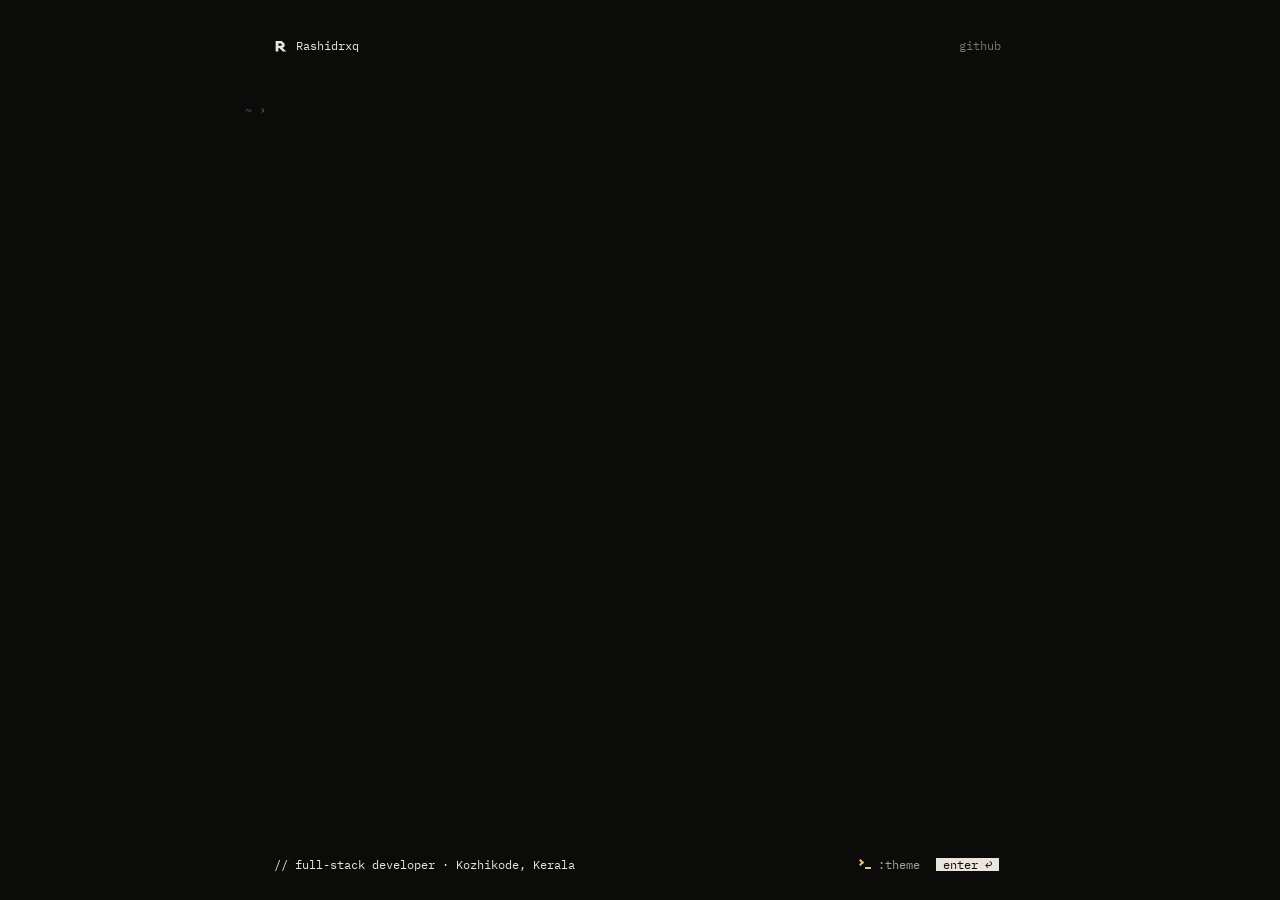
<file: index.html>
<!doctype html>
<html lang="en">
<head>
<meta charset="utf-8">
<meta name="viewport" content="width=device-width, initial-scale=1">
<title>Muhammed Rashid P P | Full-stack developer</title>
<meta name="description" content="Muhammed Rashid P P — full-stack developer · Kozhikode, Kerala">
<link rel="icon" href="/favicon.svg" type="image/svg+xml">
<link rel="stylesheet" href="/intros/shared/frame.css">
<link rel="stylesheet" href="glimpse.css">
</head>
<body>
<main class="stage">
  <header class="frame-top">
    <a class="brand" href="/"><svg viewBox="0 0 88 80" aria-hidden="true"><path d="M7 7H48L67 25V42L54 54L78 77H55L31 53H25V77H7ZM25 23V38H42L50 31L42 23Z"/></svg><span>Rashidrxq</span></a>
    <nav class="switch is-solo" aria-label="Elsewhere">
      <a href="https://github.com/Rashidrxq" rel="me">github</a>
    </nav>
  </header>

  <h1 class="sr-only">Rashidrxq — full-stack developer · Kozhikode, Kerala</h1>
  <canvas class="wall" aria-hidden="true"></canvas>
  <div class="glass kb-glass" aria-hidden="true"></div>
  <canvas class="machine" aria-hidden="true"></canvas>
  <canvas class="tile" aria-hidden="true"></canvas>
  <p class="status" aria-hidden="true"><span class="mode">NORMAL</span><span class="path"></span><span class="pos"></span></p>
  <p class="cmdline" aria-hidden="true"><span class="cmd"></span><span class="showcmd"></span></p>
  <p class="status pane-status" aria-hidden="true"><span class="mode">NORMAL</span><span class="path"></span><span class="pos"></span></p>
  <p class="cmdline pane-cmd" aria-hidden="true"><span class="cmd"></span><span class="showcmd"></span></p>

  <a class="enter" href="/site/" aria-label="Enter Rashid’s portfolio">enter ↩</a>
  <button class="theme-key" type="button" aria-label="Change theme"><span class="command-glyph" aria-hidden="true"></span>:theme</button>
  <p class="note" aria-hidden="true">// full-stack developer · Kozhikode, Kerala</p>
  <nav class="sources sr-only" aria-label="Code shown on this page"></nav>
</main>
<script type="module" src="glimpse.js"></script>
</body>
</html>
</file>
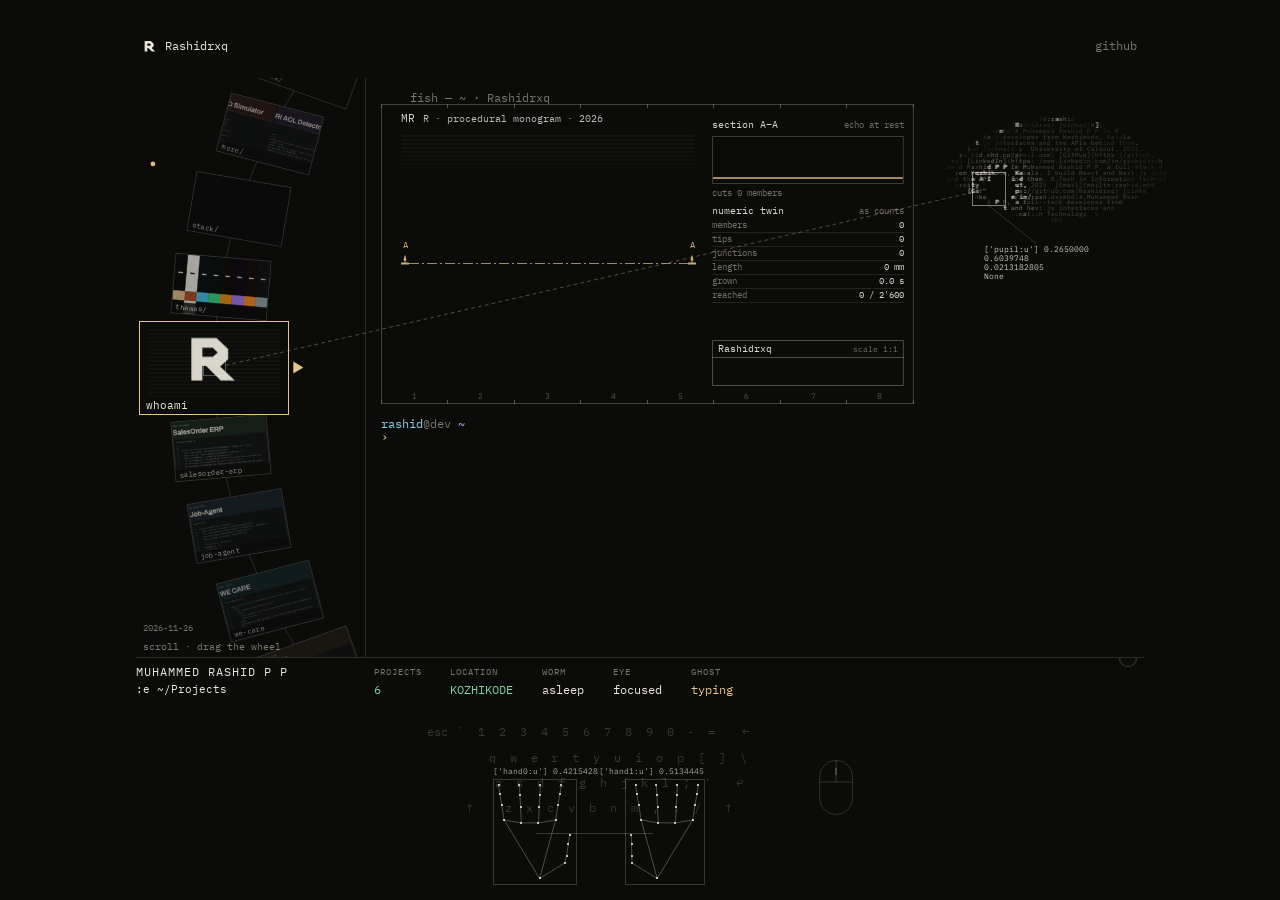
<file: site/index.html>
<!doctype html>
<html lang="en">
<head>
<meta charset="utf-8">
<meta name="viewport" content="width=device-width, initial-scale=1">
<title>Muhammed Rashid P P | Full-stack developer</title>
<meta name="description" content="Explore Muhammed Rashid P P’s projects, experience, and skills in an interactive editor.">
<link rel="icon" href="/favicon.svg" type="image/svg+xml">
<link rel="stylesheet" href="/intros/shared/frame.css">
<link rel="stylesheet" href="editor.css">
</head>
<body>
<main class="stage">
  <header class="frame-top">
    <a class="brand" href="/" data-tip="back to the intro"><svg viewBox="0 0 88 80" aria-hidden="true"><path d="M7 7H48L67 25V42L54 54L78 77H55L31 53H25V77H7ZM25 23V38H42L50 31L42 23Z"/></svg><span>Rashidrxq</span></a>
    <nav class="switch is-solo" aria-label="Elsewhere"><a href="https://github.com/Rashidrxq" rel="me">github</a></nav>
  </header>

  <h1 class="sr-only">Muhammed Rashid P P — projects, experience, and skills.</h1>

  <noscript><section style="padding:5rem 2rem"><h2>Muhammed Rashid P P</h2><p>Full-stack developer in Kozhikode, Kerala.</p><p><a href="https://github.com/Rashidrxq">View projects on GitHub</a> · <a href="mailto:rashid.mhd.pp@gmail.com">Email Rashid</a></p></section></noscript>
  <section class="editor" aria-label="Editor">
    <button class="tabline" type="button" aria-expanded="false" aria-controls="tree"><span class="tab-dir">~/Projects</span><span class="tab-file"></span><span class="tab-toggle" aria-hidden="true">↓</span></button>
    <nav class="wheel" id="tree" aria-label="Projects, themes and the log"></nav>
    <div class="pane">
      <p class="winbar"></p>
      <div class="buffer" tabindex="0" aria-live="polite"></div>
      <div class="eye-host" aria-hidden="true"></div>
    </div>
  </section>

  <div class="bar">
    <p class="bar-id" aria-hidden="true"><span class="bar-title">MUHAMMED RASHID P P</span><span class="bar-sub"><span class="cmd"></span><span class="hunt"></span><span class="keys"></span></span></p>
    <div class="bar-cols" aria-hidden="true"></div>
    <div class="bar-state" aria-hidden="true">
      <p class="col"><span class="label">WORM</span><span class="value" data-k="worm">lurking</span></p>
      <p class="col"><span class="label">EYE</span><span class="value" data-k="eye">closed</span></p>
      <p class="col"><span class="label">GHOST</span><span class="value" data-k="ghost">idle</span></p>
    </div>
    <button class="den" type="button" aria-label="worm" aria-pressed="false" data-tip="wake the worm"></button>
    <p class="bar-graph" aria-hidden="true"><span class="label span">VISITORS</span><span class="value end"></span><canvas></canvas></p>
  </div>
  <div class="desk" aria-hidden="true"></div>
</main>
<canvas class="overlay" aria-hidden="true"></canvas>
<script type="module" src="editor.js"></script>
</body>
</html>
</file>
<file: intros/shared/frame.css>
@font-face {
  font-family: "Archivo";
  src: url("/assets/fonts/archivo.ttf") format("truetype");
  font-weight: 100 900;
  font-stretch: 62% 125%;
  font-display: swap;
}

@font-face {
  font-family: "Instrument Serif";
  src: url("/assets/fonts/InstrumentSerif-Regular.ttf") format("truetype");
  font-style: normal;
  font-weight: 400;
  font-display: swap;
}

@font-face {
  font-family: "Instrument Serif";
  src: url("/intros/shared/InstrumentSerif-Italic.ttf") format("truetype");
  font-style: italic;
  font-weight: 400;
  font-display: swap;
}

@font-face {
  font-family: "Plex Mono";
  src: url("/assets/fonts/IBMPlexMono-Regular.ttf") format("truetype");
  font-weight: 400;
  font-display: swap;
}

*,
*::before,
*::after {
  box-sizing: border-box;
}

html,
body {
  margin: 0;
  height: 100%;
}

body {
  background: var(--bg);
  color: var(--ink);
  font-family: "Archivo", system-ui, sans-serif;
  -webkit-font-smoothing: antialiased;
}

a,
button {
  color: inherit;
}

button {
  font: inherit;
}

:focus-visible {
  outline: 2px solid var(--ink);
  outline-offset: 3px;
}

.stage {
  position: relative;
  height: 100svh;
  min-height: 560px;
  overflow: hidden;
}

.frame-top {
  position: absolute;
  top: 26px;
  left: 40px;
  right: 40px;
  z-index: 6;
  display: flex;
  align-items: center;
  justify-content: space-between;
  gap: 16px;
  pointer-events: none;
}

.frame-top > * {
  pointer-events: auto;
}

.brand {
  display: inline-flex;
  align-items: center;
  gap: 12px;
  min-height: 44px;
  color: var(--chrome);
  font-weight: 500;
  font-size: 11px;
  letter-spacing: 0.3em;
  text-decoration: none;
}

.brand svg {
  width: 18px;
  height: auto;
  fill: currentColor;
}

.switch {
  display: flex;
  gap: 2px;
}

.switch a {
  display: inline-flex;
  align-items: center;
  justify-content: center;
  min-width: 44px;
  min-height: 44px;
  color: var(--dim);
  font: 400 11px/1 "Plex Mono", monospace;
  letter-spacing: 0.14em;
  text-decoration: none;
}

.switch a:hover {
  color: var(--ink);
}

.switch a[aria-current="page"] {
  color: var(--ink);
  text-decoration: underline;
  text-underline-offset: 7px;
}

.enter {
  position: absolute;
  right: 40px;
  bottom: 26px;
  z-index: 6;
  display: inline-flex;
  align-items: center;
  gap: 10px;
  min-height: 44px;
  text-transform: uppercase;
  color: var(--chrome);
  font-weight: 500;
  font-size: 11px;
  letter-spacing: 0.3em;
  text-decoration: none;
}

.serif {
  font-family: "Instrument Serif", serif;
  font-weight: 400;
}

.serif i {
  font-style: italic;
}

.mono {
  font-family: "Plex Mono", monospace;
  font-size: 10.5px;
  letter-spacing: 0.16em;
  text-transform: uppercase;
}

.quiet-button {
  min-height: 44px;
  padding: 0;
  border: 0;
  background: none;
  color: var(--dim);
  cursor: pointer;
}

.quiet-button:hover {
  color: var(--ink);
}

.is-hidden {
  visibility: hidden;
}

.sr-only {
  position: absolute;
  width: 1px;
  height: 1px;
  overflow: hidden;
  clip-path: inset(50%);
  white-space: nowrap;
}

.poster {
  position: absolute;
  inset: 0;
  z-index: 4;
  width: 100%;
  height: 100%;
  object-fit: cover;
}

@media (max-width: 640px) {
  .frame-top {
    top: 12px;
    left: 16px;
    right: 12px;
  }

  .brand span {
    display: none;
  }

  .enter {
    right: 16px;
    bottom: 12px;
  }
}
</file>
<file: glimpse.css>
body {
  --bg: #050505;
  --ink: #ebe6db;
  --dim: #6d6b66;
  --chrome: #a9a49a;
  --cell-w: 7.2px;
  --cell-h: 13px;
}

.wall {
  position: absolute;
  inset: 0;
  z-index: 1;
  width: 100%;
  height: 100%;
  touch-action: pinch-zoom;
}

.tile {
  position: absolute;
  inset: 0;
  z-index: 2;
  display: none;
  width: 100%;
  height: 100%;
  pointer-events: none;
}

.machine {
  position: absolute;
  z-index: 2;
  display: none;
  pointer-events: none;
}

.status {
  position: absolute;
  z-index: 3;
  display: flex;
  margin: 0;
  background: var(--line, var(--bg));
  color: var(--chrome);
  font: 400 12px/13px "Plex Mono", ui-monospace, monospace;
  letter-spacing: 0;
  white-space: nowrap;
  overflow: hidden;
  pointer-events: none;
  opacity: 0;
  transition: opacity 320ms cubic-bezier(0.23, 1, 0.32, 1);
}

.status.is-on {
  opacity: 1;
}

.status .mode {
  padding: 0 var(--cell-w);
  background: var(--accent, var(--ink));
  color: var(--bg);
}

.status .path {
  flex: 1;
  min-width: 0;
  padding: 0 var(--cell-w);
  overflow: hidden;
  text-overflow: ellipsis;
}

.status .pos {
  padding: 0 var(--cell-w);
}

.status.is-insert .mode {
  background: var(--insert, var(--accent, var(--ink)));
}

.cmdline {
  position: absolute;
  z-index: 3;
  display: flex;
  height: var(--cell-h);
  margin: 0;
  color: var(--ink);
  font: 400 12px/13px "Plex Mono", ui-monospace, monospace;
  letter-spacing: 0;
  white-space: pre;
  overflow: hidden;
  pointer-events: none;
  opacity: 0;
  transition: opacity 320ms cubic-bezier(0.23, 1, 0.32, 1);
}

.cmdline.is-on {
  opacity: 1;
}

.cmdline .cmd {
  flex: 1;
  min-width: 0;
  overflow: hidden;
}

.cmdline.is-typing .cmd::after {
  content: "";
  display: inline-block;
  width: var(--cell-w);
  height: var(--cell-h);
  vertical-align: top;
  background: var(--accent, var(--ink));
}

.cmdline .showcmd {
  flex: none;
  width: calc(11 * var(--cell-w));
  color: var(--chrome);
}

.glass {
  position: absolute;
  z-index: 2;
  display: none;
  pointer-events: none;
  background: color-mix(in srgb, var(--bg) 35%, transparent);
  -webkit-backdrop-filter: blur(6px);
  backdrop-filter: blur(6px);
}

.kb-glass {
  --feather: 14px;
  opacity: 0;
  transition: opacity 320ms cubic-bezier(0.23, 1, 0.32, 1);
  -webkit-mask-image: linear-gradient(to right, transparent, #000 var(--feather), #000 calc(100% - var(--feather)), transparent), linear-gradient(to bottom, transparent, #000 var(--feather), #000 calc(100% - var(--feather)), transparent);
  -webkit-mask-composite: source-in;
  mask-image: linear-gradient(to right, transparent, #000 var(--feather), #000 calc(100% - var(--feather)), transparent), linear-gradient(to bottom, transparent, #000 var(--feather), #000 calc(100% - var(--feather)), transparent);
  mask-composite: intersect;
}

.kb-glass.is-on {
  opacity: 1;
}

.frame-top {
  top: 0;
  left: 0;
  right: 0;
}

.brand {
  position: absolute;
  left: calc(5 * var(--cell-w));
  top: calc(3 * var(--cell-h));
  gap: var(--cell-w);
  min-height: 0;
  color: var(--ink);
  font: 400 12px/13px "Plex Mono", ui-monospace, monospace;
  letter-spacing: 0;
}

.brand svg {
  width: calc(2 * var(--cell-w));
  height: 12px;
}

.brand::after,
.enter::after {
  content: "";
  position: absolute;
  inset: -16px -8px;
}

.switch {
  position: absolute;
  top: 26px;
  right: 40px;
}

.switch.is-solo {
  top: calc(3 * var(--cell-h));
}

.switch.is-solo a {
  position: relative;
  min-width: 0;
  min-height: 0;
  font: 400 12px/13px "Plex Mono", ui-monospace, monospace;
  letter-spacing: 0;
}

.switch.is-solo a::after {
  content: "";
  position: absolute;
  inset: -16px -8px;
}

.enter {
  position: absolute;
  right: auto;
  bottom: auto;
  z-index: 6;
  display: block;
  min-height: 0;
  padding: 0 var(--cell-w);
  background: var(--ink);
  color: var(--bg);
  font: 400 12px/13px "Plex Mono", ui-monospace, monospace;
  letter-spacing: 0;
  text-transform: none;
  white-space: nowrap;
}

.enter:hover {
  filter: brightness(1.18);
}

.theme-key {
  position: absolute;
  z-index: 6;
  display: inline-flex;
  align-items: center;
  gap: var(--cell-w);
  margin: 0;
  border: 0;
  padding: 0;
  background: none;
  color: var(--chrome);
  font: 400 12px/13px "Plex Mono", ui-monospace, monospace;
  letter-spacing: 0;
  white-space: nowrap;
  cursor: pointer;
}

.theme-key:hover {
  color: var(--ink);
}

.command-glyph {
  position: relative;
  display: inline-block;
  width: 14px;
  height: 10px;
  flex: none;
  color: var(--accent, var(--ink));
}

.command-glyph::before {
  position: absolute;
  top: 1px;
  left: 1px;
  width: 5px;
  height: 5px;
  border-right: 2px solid currentColor;
  border-bottom: 2px solid currentColor;
  content: "";
  transform: rotate(-45deg);
}

.command-glyph::after {
  position: absolute;
  right: 0;
  bottom: 0;
  width: 6px;
  height: 2px;
  background: currentColor;
  content: "";
}

.theme-key .command-glyph {
  margin-top: -1px;
}

.theme-key:focus-visible {
  outline: 2px solid var(--ink);
  outline-offset: 4px;
}

.enter:focus-visible {
  outline-offset: 4px;
}

.note {
  position: absolute;
  left: calc(5 * var(--cell-w));
  bottom: calc(2 * var(--cell-h));
  z-index: 6;
  margin: 0;
  color: var(--ink);
  font: 400 12px/13px "Plex Mono", ui-monospace, monospace;
  letter-spacing: 0;
  padding-right: var(--cell-w);
  background: var(--bg);
  white-space: nowrap;
  pointer-events: none;
}

.brand,
.switch,
.note,
.enter,
.theme-key {
  transition: opacity 320ms cubic-bezier(0.23, 1, 0.32, 1);
}

.is-leaving .brand,
.is-leaving .switch,
.is-leaving .note,
.is-leaving .enter,
.is-leaving .theme-key,
.is-leaving .glass,
.is-leaving .status,
.is-leaving .cmdline {
  opacity: 0;
}

@media (max-width: 640px) {
  .brand span {
    display: inline;
  }

  .switch {
    top: calc(5 * var(--cell-h));
    right: 8px;
  }
}


@media (max-width: 640px) {
  .brand span { display: inline; }
}
</file>
<file: site/editor.css>
body {
  font-family: "Plex Mono", ui-monospace, monospace;
  --bg: #0c0b0d;
  --ink: #d8d1cc;
  --dim: #7d8581;
  --chrome: #9d9894;
  --accent: #ff2fb3;
  --line: #1a191a;
  --kw: #bd5cff;
  --str: #f2f2ea;
  --fn: #6c70e0;
  --ty: #53b1ca;
  --num: #8f57ff;
  --cell-w: 7.2px;
  --cell-h: 13px;
  --margin: 64px;
  --wide: 1008px;
  --desk-h: 184px;
  --bar-h: 46px;
  --eye-w: 216px;
  transition: background-color 420ms cubic-bezier(0.23, 1, 0.32, 1), color 420ms cubic-bezier(0.23, 1, 0.32, 1);
}

.stage {
  display: grid;
  grid-template-columns: min(calc(100vw - 2 * var(--margin)), var(--wide));
  grid-template-rows: calc(6 * var(--cell-h)) minmax(0, 1fr) var(--bar-h) var(--desk-h) var(--cell-h);
  justify-content: center;
  font: 400 12px/13px "Plex Mono", ui-monospace, monospace;
}

.frame-top {
  position: relative;
  inset: auto;
  grid-row: 1;
  display: block;
}

.brand {
  position: absolute;
  left: var(--cell-w);
  top: calc(3 * var(--cell-h));
  gap: var(--cell-w);
  min-height: 0;
  color: var(--ink);
  font: 400 12px/13px "Plex Mono", ui-monospace, monospace;
  letter-spacing: 0;
}

.brand svg {
  width: calc(2 * var(--cell-w));
  height: 12px;
}

.brand::after,
.switch a::after {
  content: "";
  position: absolute;
  inset: -16px -8px;
}

.switch {
  position: absolute;
  right: var(--cell-w);
  top: calc(3 * var(--cell-h));
}

.switch a {
  position: relative;
  min-width: 0;
  min-height: 0;
  font: 400 12px/13px "Plex Mono", ui-monospace, monospace;
  letter-spacing: 0;
}

.editor {
  position: relative;
  grid-row: 2;
  display: grid;
  grid-template-columns: calc(32 * var(--cell-w)) minmax(0, 1fr);
  min-height: 0;
}

.tabline {
  display: none;
}

.wheel {
  position: relative;
  min-height: 0;
  border-right: 1px solid color-mix(in srgb, var(--dim) 30%, transparent);
  outline: none;
  touch-action: none;
  user-select: none;
  opacity: 0;
  transition: opacity 420ms cubic-bezier(0.23, 1, 0.32, 1);
}

.wheel.is-in {
  opacity: 1;
}

.wheel-ink {
  position: absolute;
  top: 0;
  left: -150px;
  pointer-events: none;
}

.wheel-list {
  position: absolute;
  inset: 0;
  margin: 0;
  padding: 0;
  list-style: none;
  clip-path: inset(0 0 0 -150px);
}

.wheel-item {
  position: absolute;
  left: 0;
  top: 0;
  width: 150px;
  height: 94px;
  padding: 0;
  overflow: hidden;
  border: 1px solid color-mix(in srgb, var(--dim) 50%, transparent);
  background: var(--line);
  cursor: pointer;
  transform-origin: 50% 50%;
}

.wheel.is-dragging .wheel-item {
  cursor: grabbing;
}

.wheel-item::after {
  content: "";
  position: absolute;
  inset: 0;
  background: var(--bg);
  opacity: var(--shade, 0);
  pointer-events: none;
}

.wheel-cap {
  position: absolute;
  right: 0;
  bottom: 0;
  left: 0;
  padding: 1px 6px 2px;
  overflow: hidden;
  background: color-mix(in srgb, var(--bg) 84%, transparent);
  color: var(--ink);
  font: 400 11px/14px "Plex Mono", ui-monospace, monospace;
  text-align: left;
  text-overflow: ellipsis;
  white-space: nowrap;
  pointer-events: none;
}

.wheel-item img {
  display: block;
  width: 100%;
  height: 100%;
  object-fit: cover;
  pointer-events: none;
  -webkit-user-drag: none;
}

.wheel-item[aria-selected="true"] {
  border-color: var(--accent);
}

.wheel-item:focus-visible {
  outline: none;
  box-shadow: inset 0 0 0 1px var(--accent);
}


.wheel-mark {
  position: absolute;
  left: 0;
  top: 0;
  border-top: 6px solid transparent;
  border-bottom: 6px solid transparent;
  border-left: 10px solid var(--accent);
  pointer-events: none;
}

.wheel-hint {
  position: absolute;
  left: var(--cell-w);
  bottom: 4px;
  margin: 0;
  color: var(--dim);
  font-size: 10px;
  pointer-events: none;
}

.pane {
  position: relative;
  display: grid;
  grid-template-rows: calc(2 * var(--cell-h)) minmax(0, 1fr);
  min-width: 0;
  min-height: 0;
}

.winbar {
  margin: 0;
  padding: var(--cell-h) var(--cell-w) 0 calc(6 * var(--cell-w));
  overflow: hidden;
  color: var(--dim);
  white-space: nowrap;
  text-overflow: ellipsis;
}

.buffer {
  min-height: 0;
  overflow: auto;
  padding-right: var(--eye-w);
  padding-bottom: calc(6 * var(--cell-h));
  outline: none;
  scrollbar-width: none;
}

html {
  scrollbar-width: none;
}

html::-webkit-scrollbar,
.buffer::-webkit-scrollbar,
.rack-wrap::-webkit-scrollbar {
  display: none;
}

::highlight(worm-eaten) {
  color: transparent;
}


.ln {
  display: grid;
  grid-template-columns: calc(6 * var(--cell-w)) minmax(0, 1fr);
  min-height: var(--cell-h);
}

.ln .no {
  padding-right: var(--cell-w);
  color: var(--dim);
  text-align: right;
  opacity: 0.55;
  user-select: none;
}

.ln .tx {
  padding-right: var(--cell-w);
  color: var(--ink);
  white-space: pre-wrap;
  overflow-wrap: anywhere;
}

.ln.is-tilde .no {
  opacity: 0;
}

.ln.is-tilde .tx {
  color: var(--dim);
  opacity: 0.45;
}

.md-h {
  color: var(--kw);
}

.md-h1 {
  color: var(--accent);
}

.md-list {
  color: var(--accent);
}

.md-code {
  color: var(--str);
}

.md-fence,
.md-quote,
.md-comment {
  color: var(--dim);
}

.md-num {
  color: var(--num);
}

a.md-link {
  color: var(--link, var(--fn));
  text-decoration: underline;
  text-decoration-color: color-mix(in srgb, currentColor 45%, transparent);
  text-underline-offset: 2px;
}

a.md-link:hover {
  text-decoration-color: currentColor;
}

.shot {
  margin: var(--cell-h) calc(2 * var(--cell-w)) var(--cell-h) calc(6 * var(--cell-w));
}

.shot figcaption {
  display: flex;
  justify-content: space-between;
  gap: var(--cell-w);
  color: var(--dim);
}

.shot .frame {
  position: relative;
  margin-top: 4px;
  overflow: hidden;
  border: 1px solid color-mix(in srgb, var(--dim) 35%, transparent);
  background: var(--line);
}

.shot .frame.is-xray {
  cursor: ew-resize;
  touch-action: pan-y;
}

.shot img {
  display: block;
  width: 100%;
  height: auto;
  user-select: none;
  -webkit-user-drag: none;
}

.shot canvas {
  position: absolute;
  inset: 0;
  width: 100%;
  height: 100%;
  pointer-events: none;
}

.eye-host {
  position: absolute;
  top: calc(3 * var(--cell-h));
  right: var(--cell-w);
  width: calc(var(--eye-w) - 2 * var(--cell-w));
  aspect-ratio: 1.7;
  pointer-events: none;
}

.desk {
  grid-row: 4;
  position: relative;
  min-height: 0;
}

.tip {
  position: fixed;
  left: 0;
  top: 0;
  z-index: 60;
  padding: 3px 6px;
  border: 1px solid color-mix(in srgb, var(--dim) 45%, transparent);
  background: var(--bg);
  color: var(--ink);
  font: 400 11px/1.3 "Plex Mono", ui-monospace, monospace;
  white-space: pre;
  pointer-events: none;
}

.tip[hidden] {
  display: none;
}

.overlay {
  position: fixed;
  inset: 0;
  z-index: 30;
  width: 100vw;
  height: 100vh;
  pointer-events: none;
}

.bar {
  position: relative;
  grid-row: 3;
  display: flex;
  align-items: flex-start;
  gap: calc(4 * var(--cell-w));
  min-width: 0;
  padding-top: 7px;
  overflow: hidden;
  border-top: 1px solid color-mix(in srgb, var(--dim) 32%, transparent);
  color: var(--ink);
  white-space: nowrap;
}

.bar p {
  margin: 0;
}

.bar-id {
  display: grid;
  flex: 0 0 auto;
  gap: 5px;
  min-width: calc(29 * var(--cell-w));
}

.bar-title {
  font-size: 12px;
  line-height: 13px;
  letter-spacing: 1px;
}

.bar-sub {
  color: var(--dim);
  font-size: 9px;
  line-height: 13px;
  letter-spacing: 0.4px;
}

.bar-sub .cmd,
.bar-sub .hunt {
  font-size: 11px;
  letter-spacing: 0;
}

.bar-sub .cmd {
  color: var(--ink);
  white-space: pre;
}

.bar-sub .hunt {
  color: var(--accent);
  white-space: pre;
}

.bar-sub .cmd:not(:empty) ~ span,
.bar-sub .hunt:not(:empty) + .keys {
  display: none;
}

.bar.is-typing .cmd::after {
  content: "";
  display: inline-block;
  width: 6px;
  height: 11px;
  margin-left: 1px;
  vertical-align: -1px;
  background: var(--accent);
}

.bar-cols,
.bar-state {
  display: flex;
  flex: 0 0 auto;
  gap: calc(4 * var(--cell-w));
}

.bar .col {
  display: grid;
  gap: 5px;
}

.bar .label {
  color: var(--dim);
  font-size: 8.5px;
  line-height: 13px;
  letter-spacing: 1px;
}

.bar .value {
  font-size: 12px;
  line-height: 13px;
}

.bar .value.is-hot {
  color: var(--accent);
}

.bar-cols .value,
.bar-graph .value {
  color: var(--color1, var(--ink));
}

.bar-graph {
  display: grid;
  grid-template-columns: auto auto;
  column-gap: calc(2 * var(--cell-w));
  row-gap: 5px;
  margin-left: auto !important;
}

.bar-graph .end {
  text-align: right;
}

.bar-graph canvas {
  grid-column: 1 / -1;
  display: block;
  margin-top: -2px;
}

.den {
  --worm: 108, 112, 224;
  position: absolute;
  top: 0;
  right: 0;
  width: 28px;
  height: 24px;
  padding: 0;
  border: 0;
  background: none;
  cursor: pointer;
}

.den::before {
  content: "";
  position: absolute;
  top: 0;
  left: 5px;
  width: 18px;
  height: 9px;
  box-sizing: border-box;
  border: 1px solid color-mix(in srgb, var(--dim) 45%, transparent);
  border-top: 0;
  border-radius: 0 0 9px 9px;
  transition: border-color 160ms ease;
}

.den:focus-visible::before {
  border-color: color-mix(in srgb, var(--ink) 70%, transparent);
}

@media (hover: hover) {
  .den:hover::before {
    border-color: color-mix(in srgb, var(--ink) 70%, transparent);
  }
}

.den:focus-visible {
  outline: 0;
}

.den::after {
  content: "";
  position: absolute;
  top: 3px;
  left: 11px;
  width: 2px;
  height: 2px;
  border-radius: 1px;
  background: rgb(var(--worm));
  box-shadow: 4px 0 rgb(var(--worm));
  opacity: 0;
}

.den[aria-pressed="false"]::after {
  animation: den-eyes 8.4s ease-in-out infinite;
}

@keyframes den-eyes {
  0%,
  100% {
    opacity: 0;
    transform: none;
  }
  8%,
  30% {
    opacity: 1;
    transform: none;
  }
  31% {
    transform: scaleY(0.15);
  }
  32.5%,
  45% {
    transform: none;
  }
  48%,
  57% {
    transform: translateX(-1.5px);
  }
  61%,
  64% {
    transform: translateX(1.5px);
  }
  68%,
  72% {
    transform: none;
  }
  73%,
  75% {
    transform: scaleY(0.15);
  }
  74%,
  76% {
    transform: none;
  }
  86% {
    opacity: 1;
  }
  92% {
    opacity: 0;
  }
}

.ln.term {
  grid-template-columns: minmax(0, 1fr);
  padding-left: calc(2 * var(--cell-w));
}

.t-prompt-row {
  margin-top: var(--cell-h);
}

.t-user {
  color: var(--fn);
}

.t-host,
.t-key,
.t-dim {
  color: var(--dim);
}

.t-path {
  color: var(--ty);
}

.t-git {
  color: var(--kw);
}

.t-caret {
  color: var(--accent);
}

.t-gauge {
  color: var(--color1, var(--accent));
}

.t-gauge-off {
  color: var(--dim);
  opacity: 0.55;
}

.t-icon {
  width: 12px;
  height: 12px;
  vertical-align: -2px;
  fill: currentColor;
}

.t-glyph {
  display: inline-block;
  box-sizing: border-box;
  width: 12px;
  height: 12px;
  border: 1px solid currentColor;
  font-size: 8px;
  line-height: 10px;
  overflow: hidden;
  text-align: center;
  vertical-align: -2px;
  opacity: 0.8;
}

.t-code {
  display: grid;
  margin: 2px 0 6px calc(6 * var(--cell-w));
  color: color-mix(in srgb, var(--ink) 85%, transparent);
  font-size: 11px;
  white-space: pre-wrap;
  overflow-wrap: normal;
}

.t-code > span {
  grid-area: 1 / 1;
  min-width: 0;
}

.t-measure {
  visibility: hidden;
}

.t-call,
.t-syn {
  color: var(--color1, var(--accent));
}

.t-code.is-typing .t-live::after {
  content: "";
  display: inline-block;
  width: 1px;
  height: 1em;
  margin-left: 1px;
  vertical-align: -0.1em;
  background: var(--ink);
}

.t-cal {
  display: grid;
  grid-template-columns: max-content repeat(var(--weeks), minmax(0, 1fr));
  gap: 2px;
  max-width: calc(4 * var(--cell-w) + var(--weeks) * 15px);
  margin: 4px 0 0 calc(2 * var(--cell-w));
  color: var(--dim);
  font-size: 9px;
  line-height: 1;
}

.t-cal-day {
  align-self: center;
  padding-right: 6px;
}

.t-cal-month,
.t-cal-week {
  white-space: nowrap;
}

.t-cal-month {
  padding-bottom: 4px;
}

.t-cal-week {
  padding-top: 3px;
}

.t-cal > i,
.t-cal-legend i {
  aspect-ratio: 1;
  border-radius: 1px;
  background: color-mix(in srgb, var(--ink) 9%, transparent);
}

.t-cal > i {
  visibility: hidden;
}

.t-cal > i.is-on {
  visibility: visible;
}

.t-cal i.l1 {
  background: color-mix(in srgb, var(--ink) 30%, transparent);
}

.t-cal i.l2 {
  background: color-mix(in srgb, var(--ink) 50%, transparent);
}

.t-cal i.l3 {
  background: color-mix(in srgb, var(--ink) 72%, transparent);
}

.t-cal i.l4 {
  background: var(--accent);
}

.t-cal > i.is-head {
  outline: 1px solid var(--accent);
  outline-offset: 1px;
}

.t-cal-legend {
  display: flex;
  justify-content: flex-end;
  align-items: center;
  gap: 3px;
  margin: 4px 0 0;
}

.t-cal-legend i {
  width: 9px;
}

.t-cal-legend i:first-of-type {
  margin-left: 4px;
}

.t-cal-legend i:last-of-type {
  margin-right: 4px;
}

.t-cursor::after {
  content: "";
  display: inline-block;
  width: var(--cell-w);
  height: var(--cell-h);
  vertical-align: top;
  background: var(--ink);
  animation: t-blink 1.06s steps(1) infinite;
}

@keyframes t-blink {
  50% {
    opacity: 0;
  }
}

.term-shot {
  margin: 6px calc(2 * var(--cell-w)) 0;
}

.term-shot figcaption {
  display: flex;
  gap: calc(2 * var(--cell-w));
  color: var(--dim);
  white-space: nowrap;
}

.term-shot .t-name {
  min-width: 0;
  overflow: hidden;
  color: var(--ink);
  text-overflow: ellipsis;
}

.term-shot .t-help {
  margin-left: auto;
}

.term-shot .frame {
  position: relative;
  aspect-ratio: 16 / 9;
  margin-top: 4px;
  overflow: hidden;
  border: 1px solid color-mix(in srgb, var(--dim) 35%, transparent);
  background: var(--line);
}

.term-shot .frame.is-xray {
  cursor: ew-resize;
  touch-action: pan-y;
}

.term-shot img {
  position: absolute;
  inset: 0;
  display: block;
  width: 100%;
  height: 100%;
  object-fit: contain;
  opacity: 0;
  transition: opacity 320ms cubic-bezier(0.23, 1, 0.32, 1);
  user-select: none;
  -webkit-user-drag: none;
}

.term-shot img.is-on {
  opacity: 1;
}

.term-shot video {
  position: absolute;
  inset: 0;
  display: block;
  width: 100%;
  height: 100%;
  object-fit: contain;
  opacity: 0;
  transition: opacity 320ms cubic-bezier(0.23, 1, 0.32, 1);
}

.term-shot video.is-on {
  opacity: 1;
}

.term-shot video::cue {
  background: color-mix(in srgb, var(--bg) 82%, transparent);
  color: var(--ink);
  font: 400 12px/1.4 "Plex Mono", ui-monospace, monospace;
}

.t-play {
  position: absolute;
  top: 50%;
  left: 50%;
  z-index: 2;
  display: inline-flex;
  align-items: center;
  gap: 6px;
  padding: 4px 10px;
  border: 1px solid color-mix(in srgb, var(--ink) 45%, transparent);
  background: color-mix(in srgb, var(--bg) 84%, transparent);
  color: var(--ink);
  font: inherit;
  cursor: pointer;
  transform: translate(-50%, -50%);
  transition: transform 160ms ease-out, border-color 160ms ease;
}

.t-play[hidden] {
  display: none;
}

.t-play:hover {
  border-color: var(--accent);
}

.t-play:active {
  transform: translate(-50%, -50%) scale(0.97);
}

.t-play:focus-visible {
  outline: none;
  box-shadow: inset 0 0 0 1px var(--accent);
}

.t-play svg {
  width: 10px;
  height: 10px;
  fill: currentColor;
}

.t-run {
  position: relative;
  display: block;
  height: 1px;
  margin-top: 5px;
  overflow: hidden;
  background: color-mix(in srgb, var(--dim) 30%, transparent);
}

.t-run i {
  position: absolute;
  inset: 0;
  background: color-mix(in srgb, var(--ink) 70%, transparent);
  transform: scaleX(0);
  transform-origin: left;
}

.t-run.is-running i {
  animation: t-run var(--run, 3800ms) linear forwards;
}

@keyframes t-run {
  to {
    transform: scaleX(1);
  }
}

.term-shot canvas {
  position: absolute;
  inset: 0;
  width: 100%;
  height: 100%;
  pointer-events: none;
}

.t-zoom,
.arc-zoom {
  position: absolute;
  z-index: 3;
  display: grid;
  place-items: center;
  width: 22px;
  height: 22px;
  padding: 0;
  border: 0;
  background: color-mix(in srgb, var(--bg) 72%, transparent);
  color: var(--ink);
  cursor: zoom-in;
  opacity: 0;
  transition: opacity 160ms ease;
}

.t-zoom svg,
.arc-zoom svg {
  width: 14px;
  height: 14px;
  fill: none;
  stroke: currentColor;
  stroke-width: 1.2;
  shape-rendering: crispEdges;
}

.t-zoom {
  right: 6px;
  bottom: 6px;
}

.arc-grid li {
  position: relative;
  container-type: inline-size;
}

.arc-zoom {
  top: calc(6px + (100cqw - 12px) * 9 / 16 - 26px);
  right: 10px;
}

.term-shot .frame:hover .t-zoom,
.arc-grid li:hover .arc-zoom,
.t-zoom:focus-visible,
.arc-zoom:focus-visible {
  opacity: 1;
  outline: none;
}

@media (hover: none) {
  .t-zoom,
  .arc-zoom {
    opacity: 0.85;
  }
}

.lb {
  position: fixed;
  inset: 0;
  z-index: 50;
  outline: none;
}

.lb[hidden] {
  display: none;
}

.lb-back {
  position: absolute;
  inset: 0;
  background: color-mix(in srgb, var(--bg) 94%, transparent);
}

.lb-stage {
  position: fixed;
  top: 0;
  left: 0;
  box-sizing: border-box;
  border: 1px solid color-mix(in srgb, var(--dim) 45%, transparent);
  background: var(--bg);
  transform-origin: 0 0;
  cursor: zoom-out;
}

.lb-img,
.lb-film {
  position: absolute;
  inset: 0;
  width: 100%;
  height: 100%;
  object-fit: contain;
}

.lb-film {
  opacity: 0;
  cursor: pointer;
}

.lb-film.is-on {
  opacity: 1;
}

.lb-film::cue {
  background: color-mix(in srgb, var(--bg) 82%, transparent);
  color: var(--ink);
  font: 400 12px/1.4 "Plex Mono", ui-monospace, monospace;
}

.lb-cap {
  position: fixed;
  top: 0;
  left: 0;
  display: flex;
  justify-content: space-between;
  gap: 16px;
  margin: 0;
  color: var(--dim);
  font: 400 11px/13px "Plex Mono", ui-monospace, monospace;
  white-space: pre;
}

.lb-cap > span:first-child {
  min-width: 0;
  overflow: hidden;
  text-overflow: ellipsis;
}

.lb-cap > span:last-child {
  flex: none;
}

.lb-b {
  color: var(--ink);
}

.is-zoomed {
  overscroll-behavior-x: none;
}

.lb-apply {
  padding: 0;
  border: 0;
  background: none;
  color: var(--ink);
  font: inherit;
  cursor: pointer;
}

.lb-apply:hover,
.lb-apply:focus-visible {
  outline: none;
  text-decoration: underline;
  text-underline-offset: 3px;
}

.t-dots {
  display: flex;
  flex-wrap: wrap;
  gap: 4px;
  margin: 6px 0 0;
}

.t-dot {
  padding: 0 5px;
  border: 1px solid color-mix(in srgb, var(--dim) 40%, transparent);
  background: none;
  color: var(--dim);
  font: inherit;
  cursor: pointer;
}

.t-dot[aria-current="true"] {
  border-color: var(--accent);
  background: var(--accent);
  color: var(--bg);
}

.buffer[data-kind="about"] {
  padding-bottom: 0;
}

.buffer[data-kind="about"] .wave {
  margin-left: calc(2 * var(--cell-w));
  margin-bottom: 0;
}

.rackview {
  --strip: 26px;
  --strip-gap: 4px;
  padding: var(--cell-h) calc(2 * var(--cell-w)) calc(3 * var(--cell-h)) calc(6 * var(--cell-w));
}

.buffer[data-kind="themes"],
.buffer[data-kind="more"],
.buffer[data-kind="omarchy"] {
  padding-bottom: 0;
}

.arc {
  --fade-top: 0px;
  --fade-bottom: 0px;
  position: relative;
  margin: 6px calc(2 * var(--cell-w)) 0;
  overflow-y: auto;
  overscroll-behavior: contain;
  scrollbar-width: none;
  -webkit-mask-image: linear-gradient(to bottom, transparent 0, #000 var(--fade-top), #000 calc(100% - var(--fade-bottom)), transparent 100%);
  mask-image: linear-gradient(to bottom, transparent 0, #000 var(--fade-top), #000 calc(100% - var(--fade-bottom)), transparent 100%);
}

.arc::-webkit-scrollbar {
  display: none;
}

.arc-inner {
  position: relative;
  padding: 22px 0 14px 30px;
}

.arc-grp {
  position: relative;
  padding-top: 32px;
  margin-bottom: 20px;
}

.arc-mon {
  position: absolute;
  top: 4px;
  left: -12px;
  margin: 0;
  color: var(--ink);
  font: 400 10px/12px "Plex Mono", ui-monospace, monospace;
  letter-spacing: 0.04em;
}

.arc-count {
  color: var(--dim);
}

.arc-wire {
  position: absolute;
  top: 0;
  left: 0;
  overflow: visible;
  pointer-events: none;
  color: color-mix(in srgb, var(--dim) 30%, transparent);
}

.arc-wire line {
  stroke: currentColor;
  stroke-width: 1;
  shape-rendering: crispEdges;
}

.arc-wire rect {
  fill: color-mix(in srgb, var(--dim) 70%, transparent);
}

.arc-wire .arc-tip {
  fill: none;
  stroke: currentColor;
  stroke-width: 1;
}

.arc-grid {
  position: relative;
  display: grid;
  grid-template-columns: repeat(3, minmax(0, 1fr));
  gap: 28px 12px;
  margin: 0;
  padding: 0;
  list-style: none;
}

.arc-card {
  display: block;
  width: 100%;
  padding: 5px 5px 6px;
  border: 1px solid color-mix(in srgb, var(--ink) 16%, transparent);
  background: color-mix(in srgb, var(--ink) 3%, var(--bg));
  color: var(--ink);
  font: inherit;
  text-align: left;
  cursor: pointer;
}

.arc-card img {
  display: block;
  width: 100%;
  height: auto;
  aspect-ratio: 16 / 9;
  object-fit: cover;
  background: var(--line);
}

.arc-card.is-on {
  border-color: var(--accent);
}

.arc-card:focus-visible {
  outline: none;
  box-shadow: inset 0 0 0 1px var(--accent);
}

.arc-meta {
  display: flex;
  align-items: center;
  justify-content: space-between;
  gap: 6px;
  margin-top: 5px;
}

.arc-name {
  min-width: 0;
  overflow: hidden;
  font-size: 11px;
  text-overflow: ellipsis;
  white-space: nowrap;
}

.arc-stars {
  color: var(--dim);
  font-size: 9px;
  white-space: nowrap;
}

.arc-stars b {
  margin-left: 4px;
  padding: 0 4px;
  background: var(--color1, var(--accent));
  color: var(--bg);
  font-weight: 400;
}

.arc-sw {
  display: flex;
  align-items: center;
  height: 10px;
  margin-top: 4px;
}

.arc-sw i {
  width: 9px;
  height: 7px;
}

.arc-note {
  color: var(--dim);
  font-size: 9px;
  white-space: nowrap;
}

.buffer[data-kind="more"] .arc-meta,
.buffer[data-kind="omarchy"] .arc-meta {
  flex-direction: column;
  align-items: stretch;
  gap: 3px;
}

.buffer[data-kind="more"] .arc-name,
.buffer[data-kind="omarchy"] .arc-name {
  white-space: normal;
  overflow-wrap: anywhere;
}

.t-mark {
  display: inline-block;
  vertical-align: -1px;
  background: var(--accent);
}

.t-mark-omarchy {
  width: 83px;
  height: 19px;
  margin: 8px 0 5px;
  vertical-align: top;
  -webkit-mask: url("data:image/svg+xml,%3Csvg xmlns=%27http://www.w3.org/2000/svg%27 viewBox=%270 0 16 16%27%3E%3Cpath d=%27M3 8.5l3.2 3.2L13 4.8%27 fill=%27none%27 stroke=%27black%27 stroke-width=%272.2%27/%3E%3C/svg%3E") center / contain no-repeat;
  mask: url("data:image/svg+xml,%3Csvg xmlns=%27http://www.w3.org/2000/svg%27 viewBox=%270 0 16 16%27%3E%3Cpath d=%27M3 8.5l3.2 3.2L13 4.8%27 fill=%27none%27 stroke=%27black%27 stroke-width=%272.2%27/%3E%3C/svg%3E") center / contain no-repeat;
}

.buffer:has(.wave[data-panel="1"]) .t-family {
  display: none;
}

.t-hang .tx {
  padding-left: calc(9 * var(--cell-w));
  text-indent: calc(-9 * var(--cell-w));
}

.t-done {
  color: var(--dim);
}

.fam {
  display: block;
  width: auto;
  height: 27px;
  overflow: visible;
}

.fam-lines line,
.fam-lines circle {
  fill: none;
  stroke: currentColor;
  stroke-width: 0.9;
  stroke-linecap: round;
}

.fam-dots circle {
  fill: currentColor;
}

.t-family .fam {
  height: 26px;
  color: color-mix(in srgb, var(--ink) 80%, transparent);
}

.arc-shot {
  position: relative;
  display: block;
}

.arc-badge {
  position: absolute;
  top: 5px;
  right: 5px;
  display: block;
  padding: 3px 5px;
  background: color-mix(in srgb, var(--bg) 82%, transparent);
}

.arc-omarchy {
  display: block;
  width: 58px;
  height: 13px;
  background: var(--accent);
  -webkit-mask: url("data:image/svg+xml,%3Csvg xmlns=%27http://www.w3.org/2000/svg%27 viewBox=%270 0 16 16%27%3E%3Cpath d=%27M3 8.5l3.2 3.2L13 4.8%27 fill=%27none%27 stroke=%27black%27 stroke-width=%272.2%27/%3E%3C/svg%3E") center / contain no-repeat;
  mask: url("data:image/svg+xml,%3Csvg xmlns=%27http://www.w3.org/2000/svg%27 viewBox=%270 0 16 16%27%3E%3Cpath d=%27M3 8.5l3.2 3.2L13 4.8%27 fill=%27none%27 stroke=%27black%27 stroke-width=%272.2%27/%3E%3C/svg%3E") center / contain no-repeat;
}

.t-mount.rackview {
  padding: 6px calc(2 * var(--cell-w)) 0;
}

.rack-wrap {
  position: relative;
}

.rack-stats {
  display: flex;
  flex-wrap: wrap;
  align-content: flex-start;
  gap: 4px calc(3 * var(--cell-w));
  min-height: calc(2 * var(--cell-h) + 4px);
  margin: 14px 0 0;
  color: var(--dim);
}

.rack-stats b {
  color: var(--ink);
  font-weight: 400;
}

.rack-stats .rs-name {
  color: var(--accent);
  text-decoration: underline;
  text-decoration-color: color-mix(in srgb, var(--accent) 45%, transparent);
  text-underline-offset: 2px;
}

.rack-stats .rs-flag {
  color: var(--kw);
}


.wave {
  position: relative;
  height: 300px;
  margin: 0 calc(2 * var(--cell-w)) var(--cell-h) calc(6 * var(--cell-w));
  overflow: clip;
  isolation: isolate;
  pointer-events: none;
}

.wave canvas,
.wave-leaders {
  position: absolute;
  inset: 0;
  width: 100%;
  height: 100%;
}

.wave-code {
  position: absolute;
  inset: 0 auto auto 0;
  visibility: hidden;
  color: var(--ink);
  font: 400 12px/1.5 "Plex Mono", ui-monospace, monospace;
  white-space: pre;
  text-shadow: 0 0 3px var(--bg), 0 1px 8px var(--bg);
  will-change: transform;
  mask-image: linear-gradient(90deg, #000 var(--code-solid, 100%), transparent var(--code-edge, 120%));
}

.wave-code code {
  font: inherit;
}

.wave-code .code-accent {
  color: var(--accent);
}

.wave-leader {
  fill: none;
  stroke: var(--dim);
  stroke-width: 0.75;
  vector-effect: non-scaling-stroke;
}

.wave-target {
  fill: var(--dim);
}

.wave-leaders [data-annotation="accent"] .wave-target {
  fill: var(--accent);
}

.rack {
  display: flex;
  gap: var(--strip-gap);
  height: clamp(260px, 40vh, 480px);
  margin: 0;
  padding: 0;
  list-style: none;
}

.strip {
  position: relative;
  flex: 0 0 var(--strip);
  min-width: 0;
  transition: flex-basis 0.55s cubic-bezier(0.2, 0.8, 0.2, 1), flex-grow 0.55s cubic-bezier(0.2, 0.8, 0.2, 1);
}

.strip.is-open {
  flex: 1 1 var(--strip);
}

.strip-btn {
  position: absolute;
  inset: 0;
  width: 100%;
  padding: 0;
  overflow: hidden;
  border: 0;
  background: var(--line);
  color: var(--ink);
  cursor: pointer;
}

.strip.is-open .strip-btn {
  cursor: default;
}

.strip-btn img {
  position: absolute;
  inset: 0;
  width: 100%;
  height: 100%;
  object-fit: cover;
  object-position: var(--pos, 50% 45%);
  filter: grayscale(1) brightness(0.6) contrast(1.06);
  transition: filter 0.45s ease;
}

.strip-btn:hover img,
.strip-btn:focus-visible img {
  filter: grayscale(1) brightness(0.92) contrast(1.06);
}

.strip.is-open .strip-btn img {
  filter: none;
}

.strip-btn:focus-visible {
  outline-offset: -3px;
}

.strip-name {
  position: absolute;
  top: 12px;
  left: 50%;
  transform: translateX(-50%);
  writing-mode: vertical-rl;
  white-space: nowrap;
  font: 400 11px/1 "Plex Mono", ui-monospace, monospace;
  letter-spacing: 0.02em;
  text-shadow: 0 0 6px rgb(0 0 0 / 0.9);
  color: #f4f1ea;
  transition: opacity 0.3s ease;
}

.strip.is-open .strip-name {
  opacity: 0;
}

.strip-chips {
  position: absolute;
  inset: auto 0 0;
  display: grid;
  grid-template-rows: repeat(8, 9px);
}

.strip.is-open .strip-chips {
  grid-template-rows: none;
  grid-template-columns: repeat(8, minmax(0, 1fr));
  height: 16px;
}

.gitlog {
  padding: var(--cell-h) calc(2 * var(--cell-w)) calc(3 * var(--cell-h)) calc(6 * var(--cell-w));
}

.gl-comment {
  margin: 0 0 var(--cell-h);
  color: var(--dim);
}

.gl-count {
  margin: 0;
  color: var(--accent);
  font: 400 12px/10px "Plex Mono", ui-monospace, monospace;
  letter-spacing: -0.02em;
  white-space: pre;
}

.gl-caption {
  margin: var(--cell-h) 0 calc(2 * var(--cell-h));
  color: var(--dim);
}

.gl-caption b {
  color: var(--ink);
  font-weight: 400;
}

.gl-grid {
  --weeks: 38;
  display: grid;
  grid-template-columns: repeat(var(--weeks), minmax(0, 1fr));
  grid-template-rows: repeat(7, auto);
  grid-auto-flow: column;
  gap: 3px;
  max-width: calc(var(--weeks) * 15px);
}

.gl-cell {
  aspect-ratio: 1;
  border-radius: 2px;
  background: var(--line);
  transition: background-color 180ms ease, box-shadow 180ms ease;
}

.gl-cell.is-lit.l1 {
  background: color-mix(in srgb, var(--accent) 28%, var(--line));
}

.gl-cell.is-lit.l2 {
  background: color-mix(in srgb, var(--accent) 50%, var(--line));
}

.gl-cell.is-lit.l3 {
  background: color-mix(in srgb, var(--accent) 75%, var(--line));
}

.gl-cell.is-lit.l4 {
  background: var(--accent);
}

.gl-cell.is-future {
  opacity: 0.35;
}

.gl-cell.is-scan {
  box-shadow: 0 0 0 1px var(--ink);
}

.gl-months {
  display: grid;
  grid-template-columns: repeat(var(--weeks), minmax(0, 1fr));
  max-width: calc(var(--weeks) * 15px);
  margin-top: 6px;
  color: var(--dim);
  font-size: 10px;
}

.gl-months span {
  grid-row: 1;
  white-space: nowrap;
}

.gl-stats {
  margin: calc(2 * var(--cell-h)) 0 0;
  padding-top: var(--cell-h);
  border-top: 1px solid var(--line);
  color: var(--dim);
}

.gl-stats b {
  color: var(--ink);
  font-weight: 400;
}

@media (max-width: 1100px) {
  body {
    --margin: 36px;
    --eye-w: 184px;
  }
}

@media (max-width: 700px) {
  .arc-grid {
    grid-template-columns: repeat(2, minmax(0, 1fr));
    gap: 24px 10px;
  }

  .arc-meta {
    flex-direction: column;
    align-items: flex-start;
    gap: 3px;
  }

  .arc-badge {
    top: 4px;
    right: 4px;
    padding: 2px 4px;
  }

  .arc-omarchy {
    width: 48px;
    height: 11px;
  }

  .buffer[data-kind="more"] .arc-name,
  .buffer[data-kind="omarchy"] .arc-name {
    font-size: 10px;
  }
}

@media (max-width: 900px) {
  .rack-wrap {
    overflow-x: auto;
    overscroll-behavior-x: contain;
    scrollbar-width: none;
  }

  .rack {
    width: max-content;
    height: 400px;
  }

  .strip.is-open {
    flex: 0 0 min(300px, 72vw);
  }

}

@media (max-width: 800px) {
  body {
    --margin: 20px;
  }
}

@media (min-width: 701px) and (max-width: 830px) {
  body {
    --margin: 20px;
    --eye-w: clamp(88px, 100vw - 620px, 184px);
  }
}

@media (max-width: 999px) {
  .bar-state {
    display: none;
  }
}

@media (max-width: 700px) {
  .editor {
    grid-template-columns: minmax(0, 1fr);
    grid-template-rows: calc(2 * var(--cell-h)) minmax(0, 1fr);
  }

  .tabline {
    display: flex;
    align-items: center;
    gap: 0;
    min-width: 0;
    padding: 0 var(--cell-w);
    border: 0;
    background: var(--line);
    color: var(--chrome);
    font: inherit;
    text-align: left;
    cursor: pointer;
  }

  .tab-dir {
    color: var(--fn);
  }

  .tab-file {
    flex: 1;
    min-width: 0;
    overflow: hidden;
    color: var(--ink);
    text-overflow: ellipsis;
    white-space: nowrap;
  }

  .tab-toggle {
    padding-left: var(--cell-w);
    color: var(--dim);
  }

  body {
    --eye-w: 0px;
    --desk-h: 0px;
    --eye-hw: clamp(0px, 100vw - 2 * (var(--margin) + 124px), 104px);
  }

  .desk,
  .winbar {
    display: none;
  }

  .eye-host {
    position: fixed;
    top: calc(3.5 * var(--cell-h) - var(--eye-hw) / 3.4);
    right: 0;
    left: 0;
    width: var(--eye-hw);
    margin: 0 auto;
  }

  .wheel-hint {
    visibility: hidden;
  }

  .buffer.is-cut {
    -webkit-mask-image: linear-gradient(to bottom, #000 calc(100% - var(--fade)), transparent);
    mask-image: linear-gradient(to bottom, #000 calc(100% - var(--fade)), transparent);
  }

  .wheel {
    position: absolute;
    inset: calc(2 * var(--cell-h)) 0 0;
    z-index: 5;
    display: none;
    border-right: 0;
    background: var(--bg);
  }

  .editor.is-tree-open .wheel {
    display: block;
  }

  .bar-id {
    min-width: 0;
  }

  .bar-cols,
  .bar-state {
    display: none;
  }

  .term-shot {
    margin-right: 0;
  }

  .t-cal {
    gap: 1.5px;
    margin-left: 0;
  }

  .t-code {
    margin-left: 0;
  }

  .pane {
    grid-row: 2;
    grid-template-rows: minmax(0, 1fr);
  }

  .ln {
    grid-template-columns: calc(4 * var(--cell-w)) minmax(0, 1fr);
  }

  .shot,
  .rackview,
  .gitlog,
  .wave {
    margin-left: 0;
    padding-left: 0;
  }

  .wave {
    height: 240px;
    margin-top: 6px;
    margin-right: 0;
  }

  .shot {
    margin-right: 0;
  }

  .brand span {
    display: inline;
  }
}

@media (max-width: 380px) {
  body {
    --margin: 16px;
  }
}

@media (prefers-reduced-motion: reduce) {
  .t-cursor::after {
    animation: none;
  }

  .den[aria-pressed="false"]::after {
    animation: none;
    opacity: 0.8;
  }

  .term-shot img,
  .term-shot video,
  .t-play {
    transition: none;
  }

  .t-run {
    display: none;
  }

  body,
  .wheel,
  .strip,
  .strip-btn img,
  .strip-name,
  .gl-cell {
    transition: none;
  }
}

/* visitor graph needs a /api/seen backend (the original used its own); hidden until you add one */
.bar-graph{display:none}

/* bright screenshots are dimmed by terminal.js (--shot-dim) so they don't flash against the dark UI; hover/focus shows them true */
.term-shot img {
  filter: brightness(var(--shot-dim, 1));
  transition: opacity 520ms cubic-bezier(0.23, 1, 0.32, 1), filter 240ms ease;
}

.term-shot .frame:hover img,
.term-shot .frame:focus-within img {
  filter: none;
}


@media (max-width: 640px) {
  .brand span { display: inline; }
}
</file>
